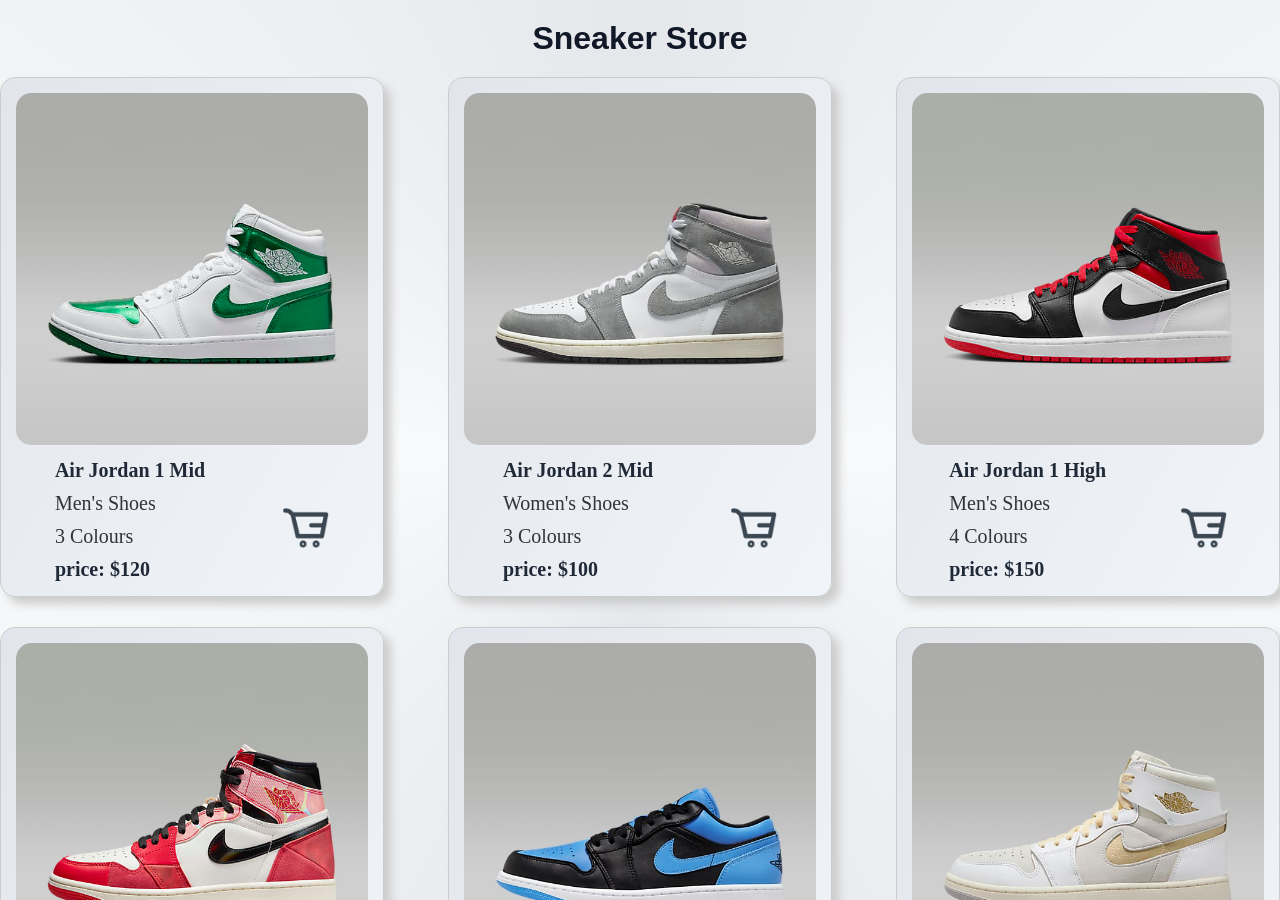
<file: Sneaker Store/index.html>
<!doctype html>
<html lang="en">
  <head>
    <meta charset="UTF-8" />
    <meta name="viewport" content="width=device-width, initial-scale=1.0" />
    <title>Sneaker Store</title>
    <link rel="stylesheet" href="style.css" />
  </head>
  <body>
    <div class="container">
      <h1>Sneaker Store</h1>
      <div class="store">
        <div class="shoes">
          <div class="cards">
            <div class="image">
              <img
                src="Pictures/sneaker 1.jpeg"
                alt="Sneaker 1"
                style="border-radius: 15px"
              />
            </div>
            <div class="details">
              <div class="description">
                <h3>Air Jordan 1 Mid</h3>
                <p>Men's Shoes</p>
                <p>3 Colours</p>
                <h3>price: $120</h3>
              </div>
              <div class="img">
                <img
                  src="Pictures/Shopping Cart.png"
                  alt="Add to Cart"
                  height="40px"
                />
              </div>
            </div>
          </div>
          <div class="cards">
            <div class="image">
              <img
                src="Pictures/sneaker 2.jpeg"
                alt="Sneaker 2"
                style="border-radius: 15px"
              />
            </div>
            <div class="details">
              <div class="description">
                <h3>Air Jordan 2 Mid</h3>
                <p>Women's Shoes</p>
                <p>3 Colours</p>
                <h3>price: $100</h3>
              </div>
              <div class="img">
                <img
                  src="Pictures/Shopping Cart.png"
                  alt="Add to Cart"
                  height="40px"
                />
              </div>
            </div>
          </div>
          <div class="cards">
            <div class="image">
              <img
                src="Pictures/sneaker 3.jpeg"
                alt="Sneaker 3"
                style="border-radius: 15px"
              />
            </div>
            <div class="details">
              <div class="description">
                <h3>Air Jordan 1 High</h3>
                <p>Men's Shoes</p>
                <p>4 Colours</p>
                <h3>price: $150</h3>
              </div>
              <div class="img">
                <img
                  src="Pictures/Shopping Cart.png"
                  alt="Add to Cart"
                  height="40px"
                />
              </div>
            </div>
          </div>
          <div class="cards">
            <div class="image">
              <img
                src="Pictures/sneaker 4.jpeg"
                alt="Sneaker 4"
                style="border-radius: 15px"
              />
            </div>
            <div class="details">
              <div class="description">
                <h3>Air Jordan 1 low</h3>
                <p>Men's Shoes</p>
                <p>3 Colours</p>
                <h3>price: $100</h3>
              </div>
              <div class="img">
                <img
                  src="Pictures/Shopping Cart.png"
                  alt="Add to Cart"
                  height="40px"
                />
              </div>
            </div>
          </div>
          <div class="cards">
            <div class="image">
              <img
                src="Pictures/sneaker 5.jpeg"
                alt="Sneaker 5"
                style="border-radius: 15px"
              />
            </div>
            <div class="details">
              <div class="description">
                <h3>Air Jordan 2 Class</h3>
                <p>Men's Shoes</p>
                <p>6 Colours</p>
                <h3>price: $200</h3>
              </div>
              <div class="img">
                <img
                  src="Pictures/Shopping Cart.png"
                  alt="Add to Cart"
                  height="40px"
                />
              </div>
            </div>
          </div>
          <div class="cards">
            <div class="image">
              <img
                src="Pictures/sneaker 6.jpeg"
                alt="Sneaker 6"
                style="border-radius: 15px"
              />
            </div>
            <div class="details">
              <div class="description">
                <h3>Air Jordan 1 Mid</h3>
                <p>Men's Shoes</p>
                <p>6 Colours</p>
                <h3>price: $120</h3>
              </div>
              <div class="img">
                <img
                  src="Pictures/Shopping Cart.png"
                  alt="Add to Cart"
                  height="40px"
                />
              </div>
            </div>
          </div>
          <div class="cards">
            <div class="image">
              <img
                src="Pictures/sneaker  7.jpeg"
                alt="Sneaker 7"
                style="border-radius: 15px"
              />
            </div>
            <div class="details">
              <div class="description">
                <h3>Air Jordan 1 Casual</h3>
                <p>Women's Shoes</p>
                <p>3 Colours</p>
                <h3>price: $150</h3>
              </div>
              <div class="img">
                <img
                  src="Pictures/Shopping Cart.png"
                  alt="Add to Cart"
                  height="40px"
                />
              </div>
            </div>
          </div>
          <div class="cards">
            <div class="image">
              <img
                src="Pictures/sneaker 8.jpeg"
                alt="Sneaker 8"
                style="border-radius: 15px"
              />
            </div>
            <div class="details">
              <div class="description">
                <h3>Air Jordan A1</h3>
                <p>Men's Shoes</p>
                <p>1 Colour</p>
                <h3>price: $200</h3>
              </div>
              <div class="img">
                <img
                  src="Pictures/Shopping Cart.png"
                  alt="Add to Cart"
                  height="40px"
                />
              </div>
            </div>
          </div>
          <div class="cards">
            <div class="image">
              <img
                src="Pictures/sneaker 9.jpeg"
                alt="Sneaker 9"
                style="border-radius: 15px"
              />
            </div>
            <div class="details">
              <div class="description">
                <h3>Air Jordan Atheletic</h3>
                <p>Men's Shoes</p>
                <p>5 Colours</p>
                <h3>price: $250</h3>
              </div>
              <div class="img">
                <img
                  src="Pictures/Shopping Cart.png"
                  alt="Add to Cart"
                  height="40px"
                />
              </div>
            </div>
          </div>
          <div class="cards">
            <div class="image">
              <img
                src="Pictures/sneaker 10.jpeg"
                alt="Sneaker 10"
                style="border-radius: 15px"
              />
            </div>
            <div class="details">
              <div class="description">
                <h3>Air Jordan A Class</h3>
                <p>Men's Shoes</p>
                <p>2 Colours</p>
                <h3>price: $300</h3>
              </div>
              <div class="img">
                <img
                  src="Pictures/Shopping Cart.png"
                  alt="Add to Cart"
                  height="40px"
                />
              </div>
            </div>
          </div>
          <div class="cards">
            <div class="image">
              <img
                src="Pictures/sneaker 11.jpeg"
                alt="Sneaker 11"
                style="border-radius: 15px"
              />
            </div>
            <div class="details">
              <div class="description">
                <h3>Air Jordan B2</h3>
                <p>Men's Shoes</p>
                <p>3 Colours</p>
                <h3>price: $100</h3>
              </div>
              <div class="img">
                <img
                  src="Pictures/Shopping Cart.png"
                  alt="Add to Cart"
                  height="40px"
                />
              </div>
            </div>
          </div>
          <div class="cards">
            <div class="image">
              <img
                src="Pictures/sneaker 12.jpeg"
                alt="Sneaker 12"
                style="border-radius: 15px"
              />
            </div>
            <div class="details">
              <div class="description">
                <h3>Air Jordan B2 Class</h3>
                <p>Men's Shoes</p>
                <p>1 Colour</p>
                <h3>price: $270</h3>
              </div>
              <div class="img">
                <img
                  src="Pictures/Shopping Cart.png"
                  alt="Add to Cart"
                  height="40px"
                />
              </div>
            </div>
          </div>
        </div>
      </div>
    </div>
  </body>
</html>
</file>
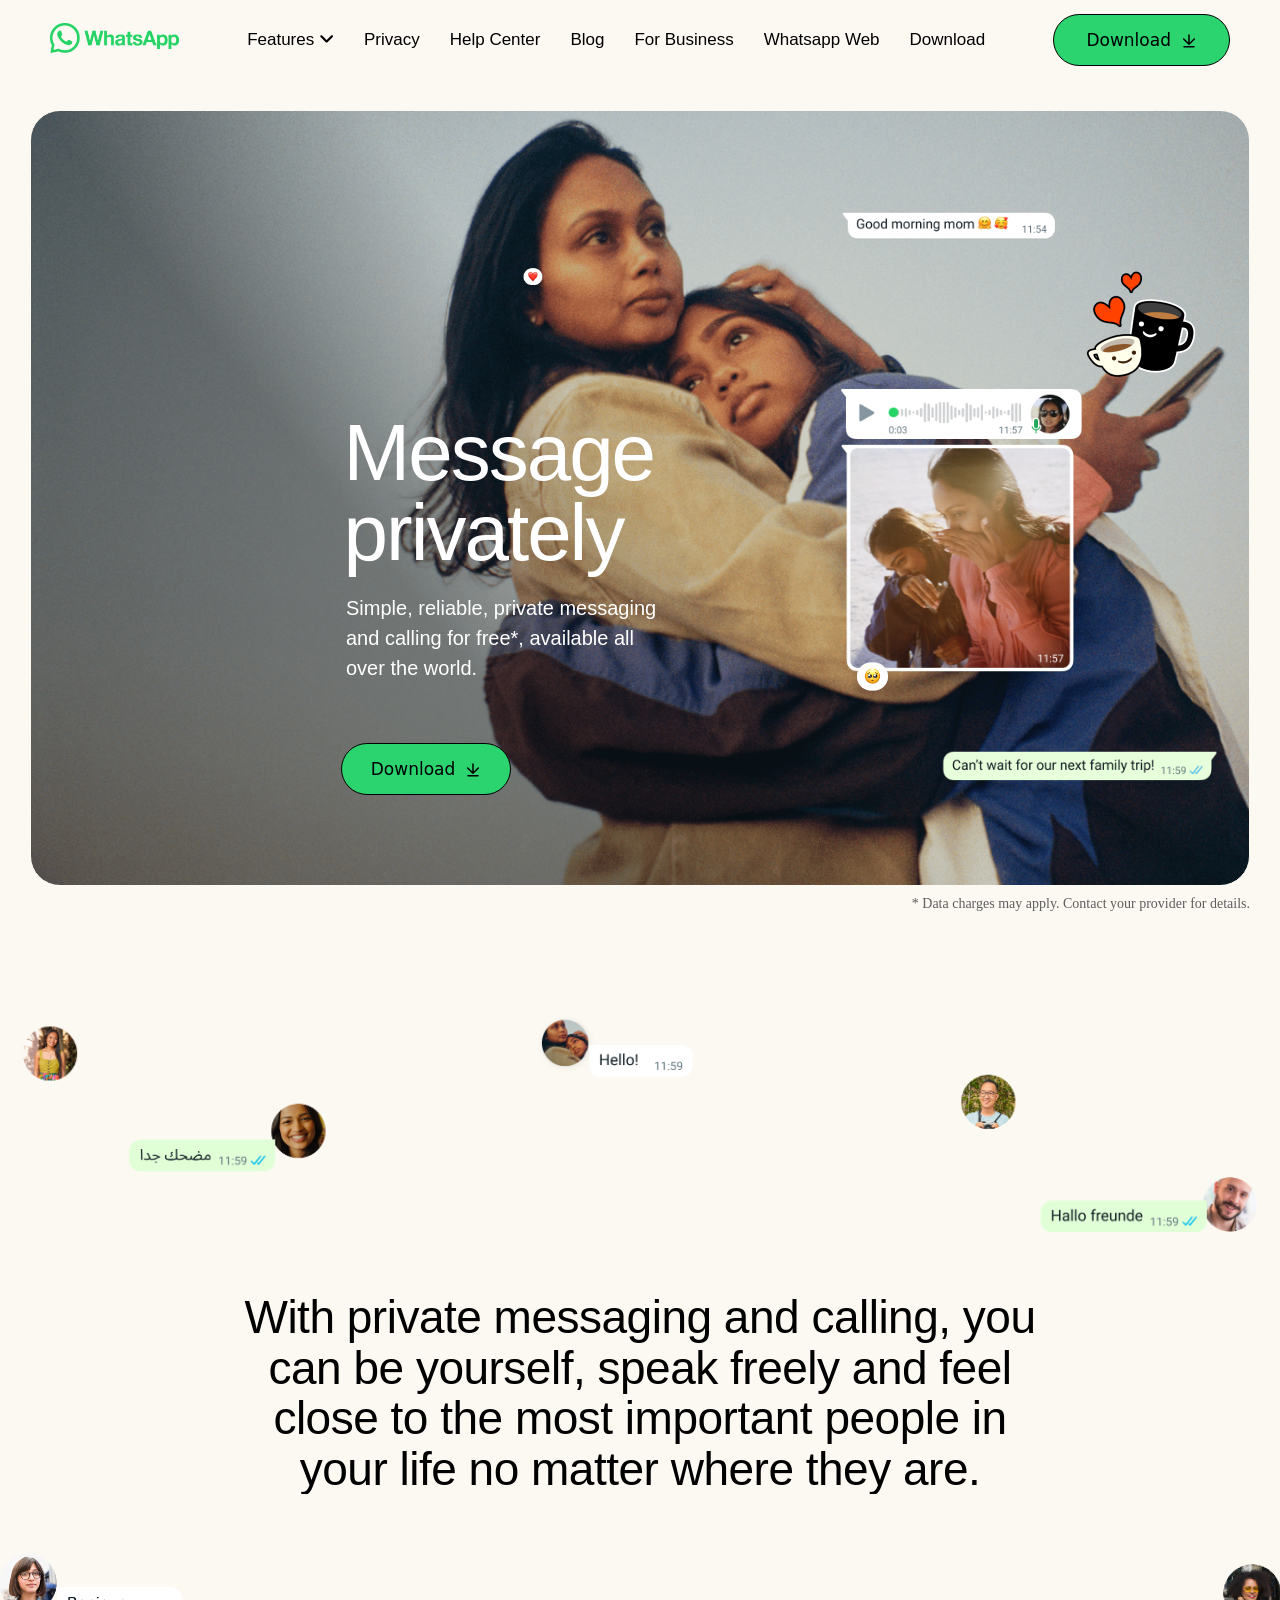
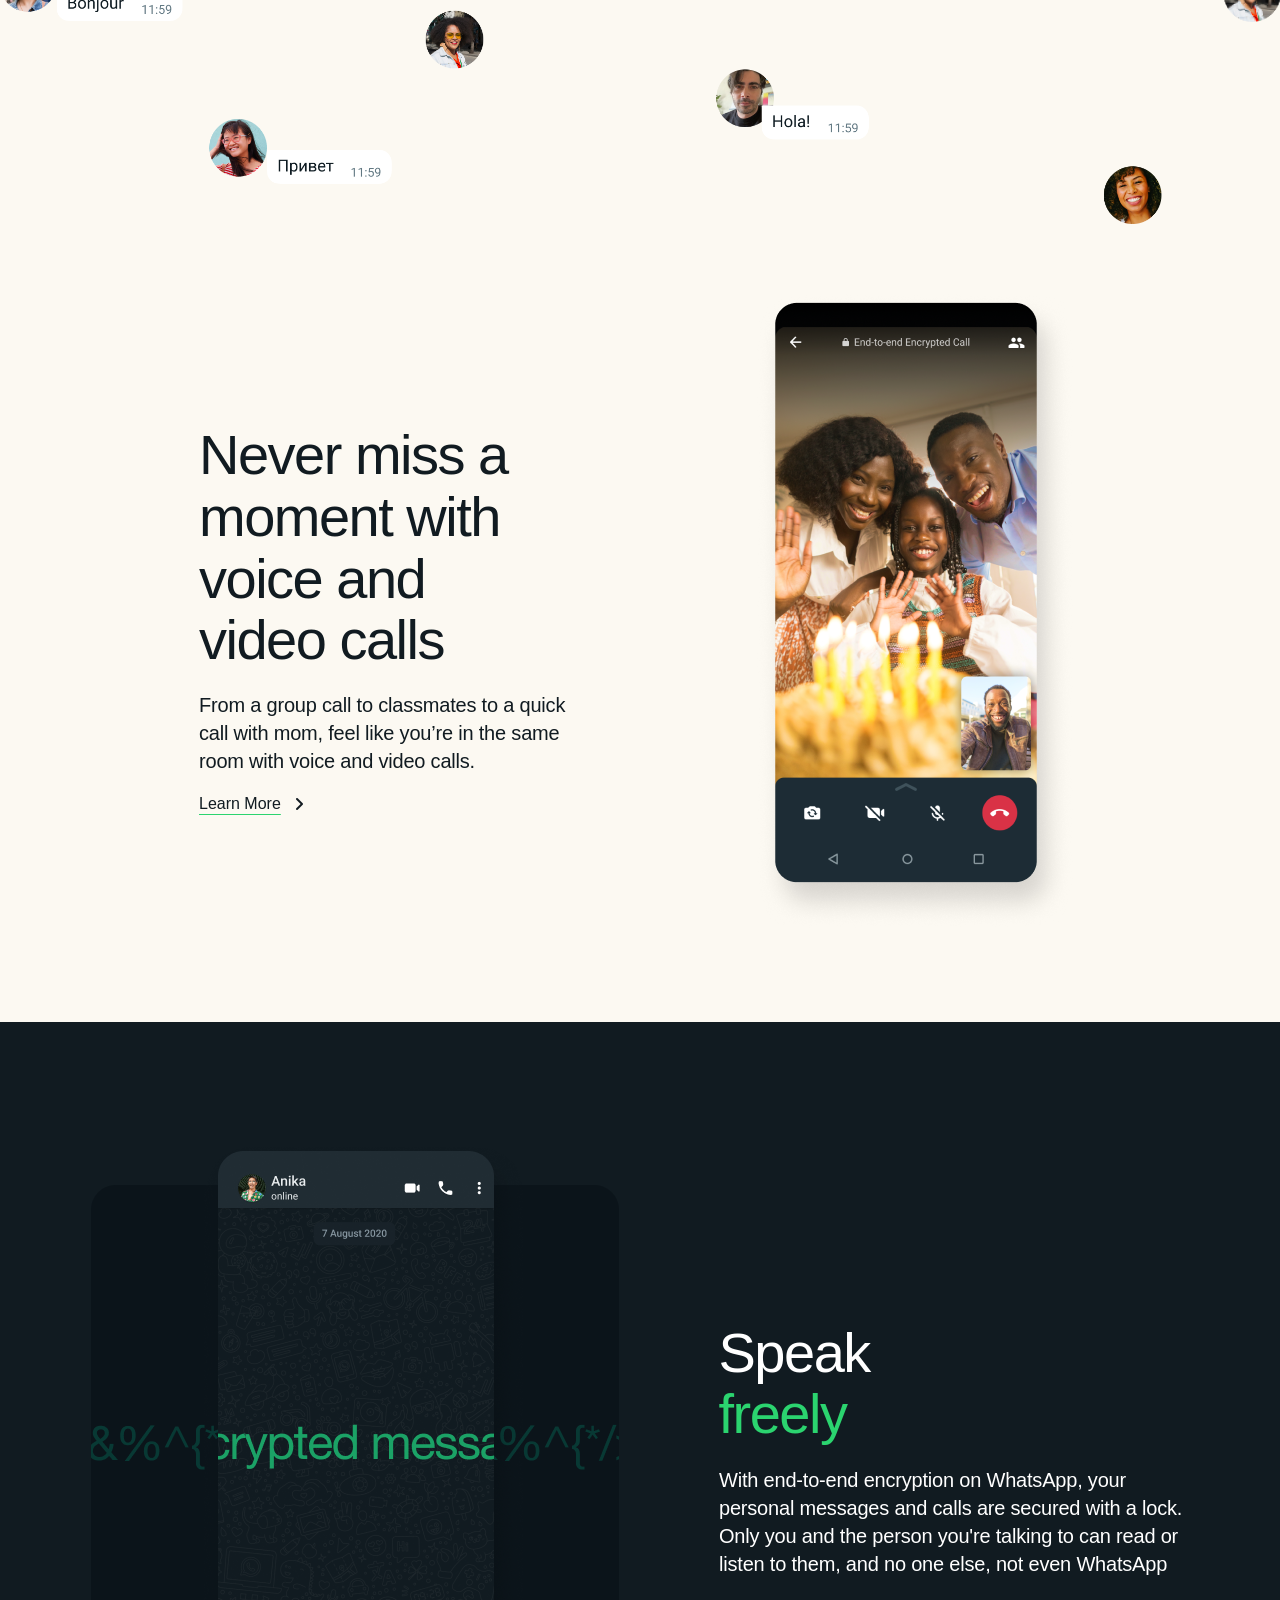
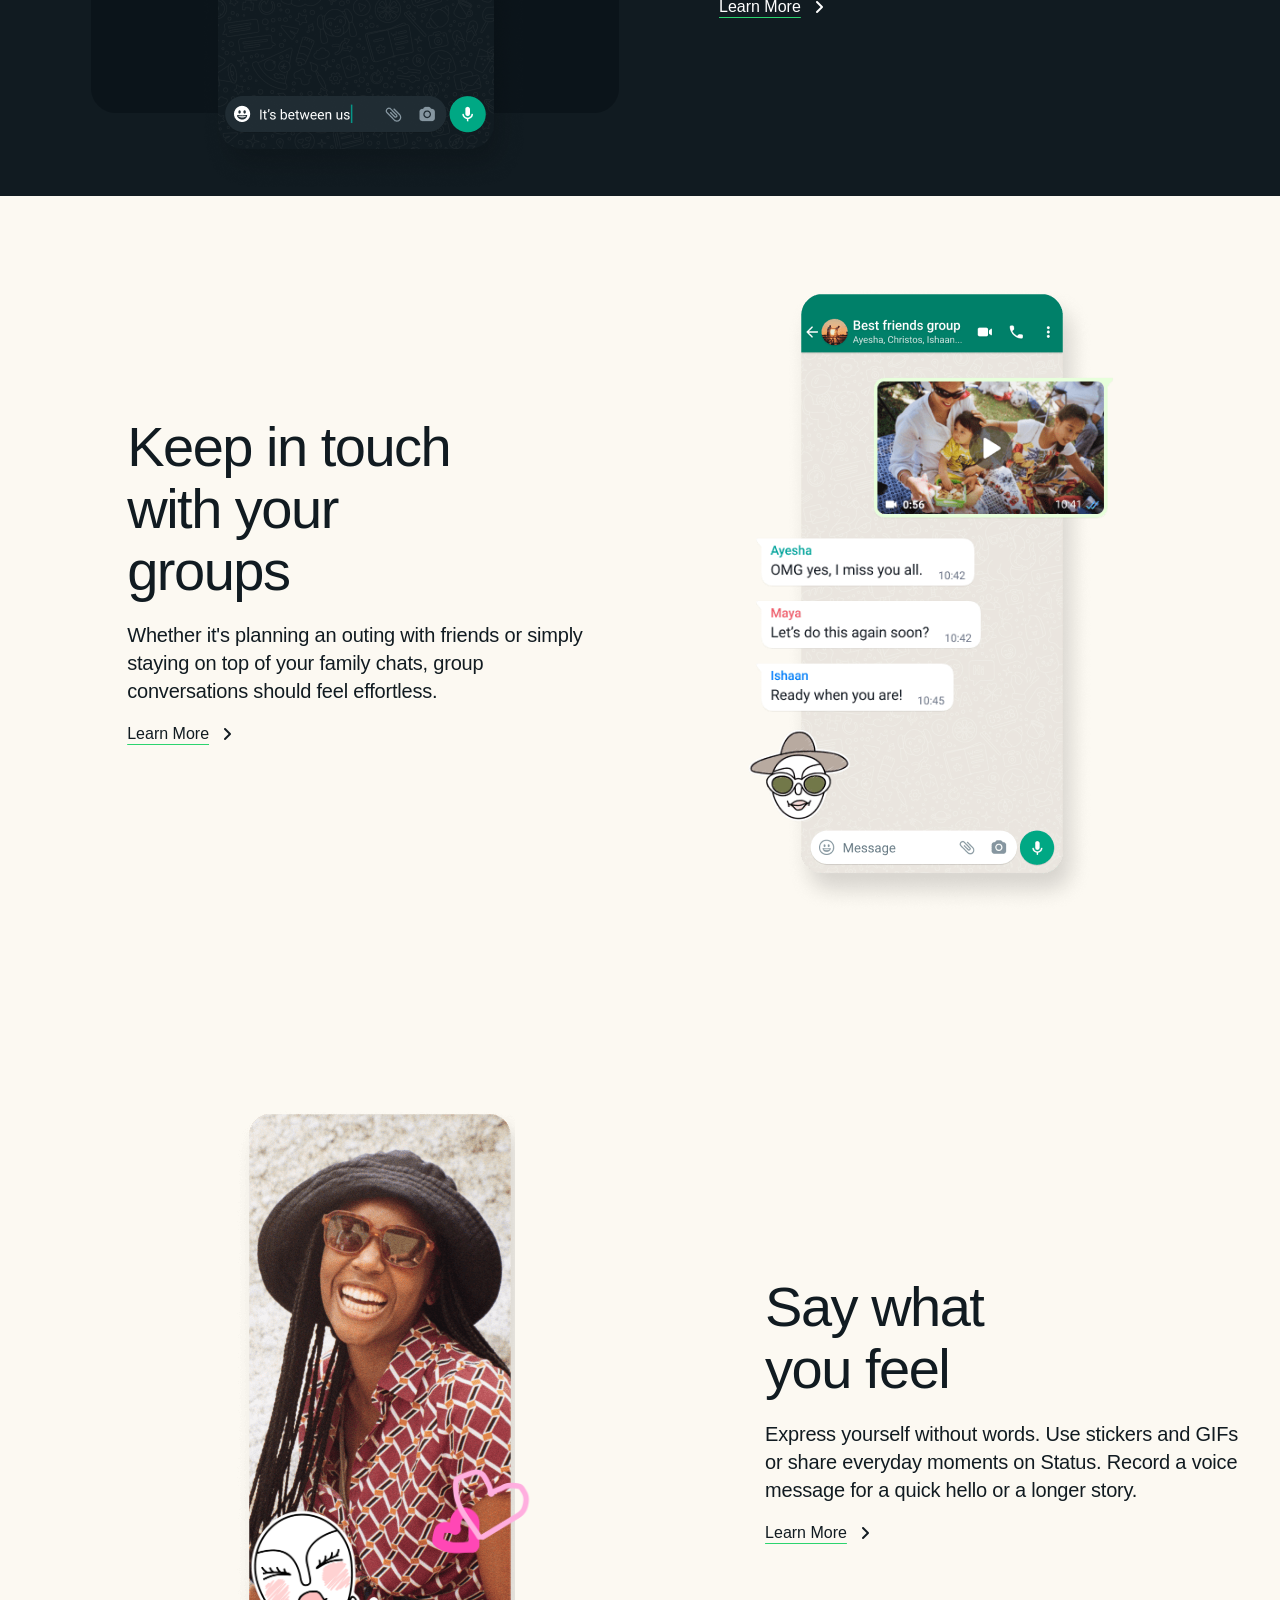
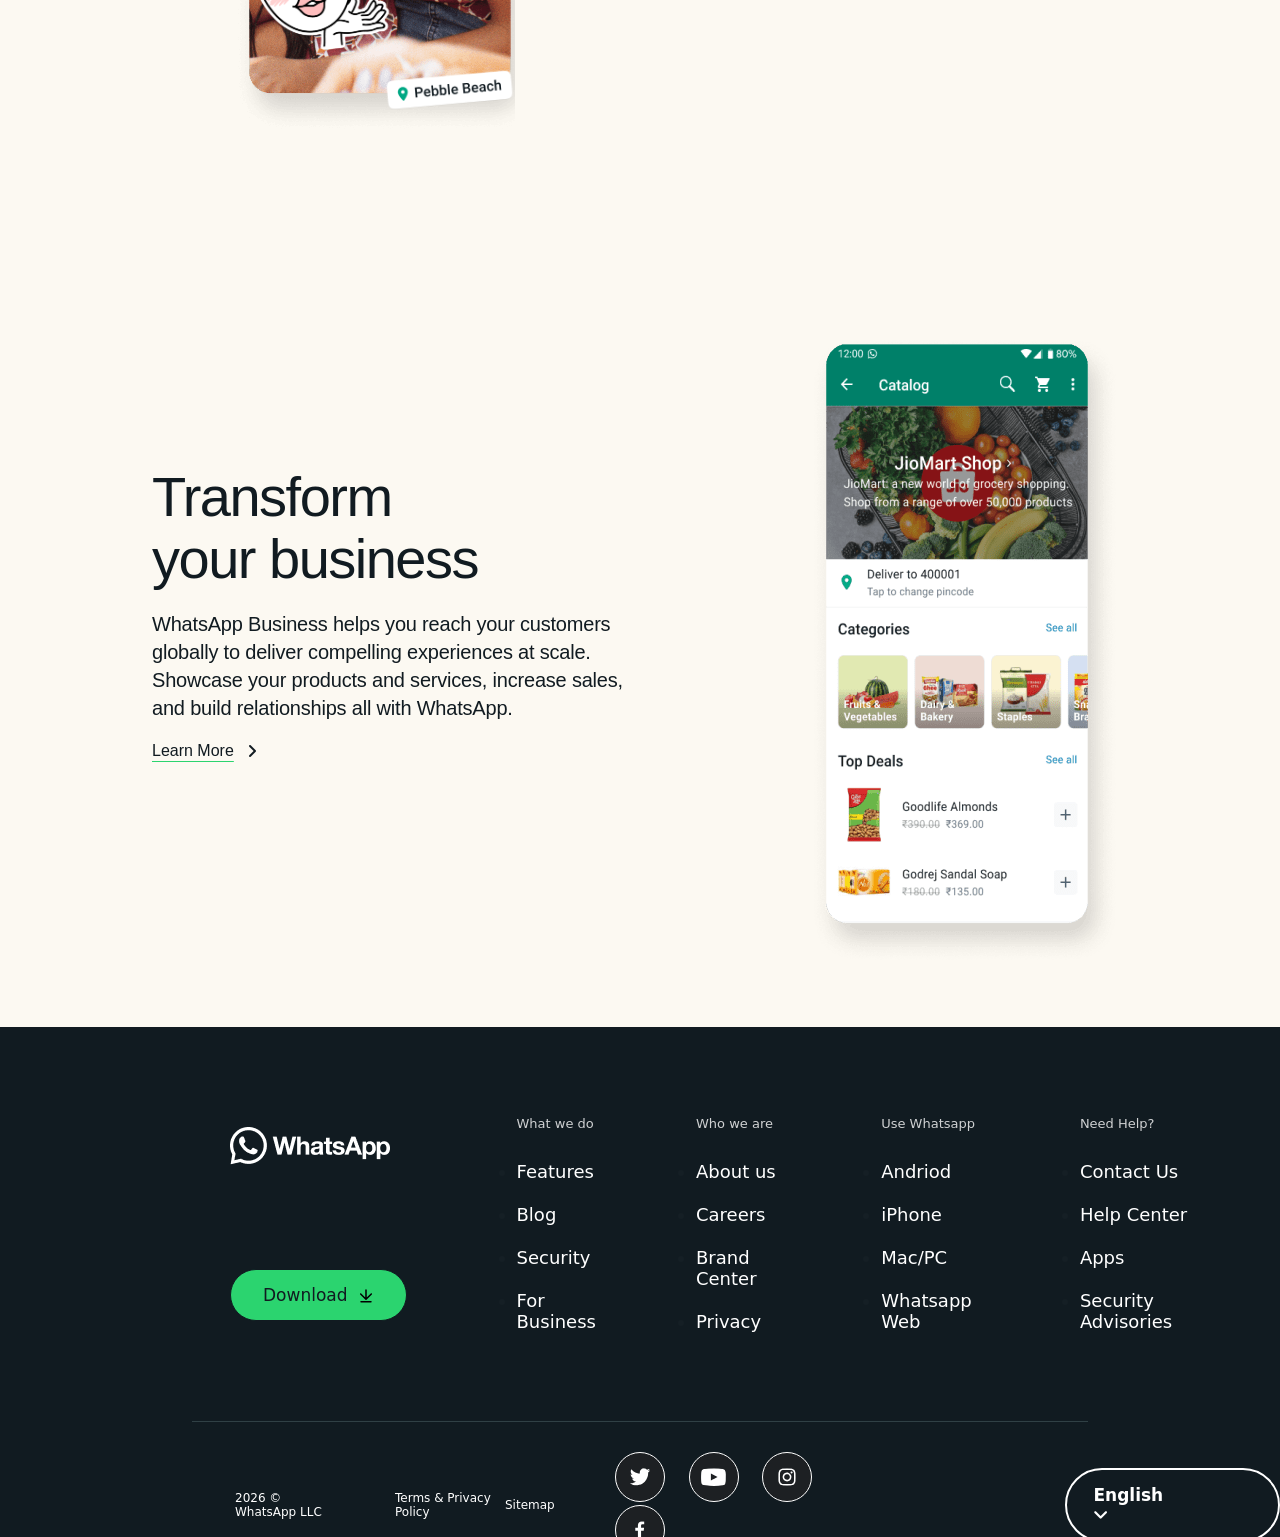
<file: Whatsapp/Whatsapp.html>
<!doctype html>
<html lang="en">
  <head>
    <meta charset="UTF-8" />
    <meta name="viewport" content="width=device-width, initial-scale=1.0" />
    <title>Document</title>
    <link rel="stylesheet" href="Whatsapp.css" />
    <link rel="stylesheet" href="https://unpkg.com/aos@next/dist/aos.css" />
    <link
      rel="stylesheet"
      href="https://cdnjs.cloudflare.com/ajax/libs/font-awesome/6.4.2/css/all.min.css"
      integrity="sha512-z3gLpd7yknf1YoNbCzqRKc4qyor8gaKU1qmn+CShxbuBusANI9QpRohGBreCFkKxLhei6S9CQXFEbbKuqLg0DA=="
      crossorigin="anonymous"
      referrerpolicy="no-referrer"
    />
  </head>
  <body>
    <div class="container">
      <div class="navbar">
        <div class="left">
          <img src="Pictures/whatsappgreen.png" height="30px" />
        </div>
        <div class="middle">
          <div class="Features">
            <span class="object">Features</span>
            <i class="fa-solid fa-angle-up fa-rotate-180"></i>
          </div>
          <p class="object">Privacy</p>
          <p class="object">Help Center</p>
          <p class="object">Blog</p>
          <p class="object">For Business</p>
          <p class="object">Whatsapp Web</p>
          <p class="object">Download</p>
        </div>
        <div class="right">
          <span>Download</span>
          <img src="Pictures/download.svg" alt="" />
        </div>
      </div>
      <div class="section1">
        <div class="section1left">
          <div class="section1lefta">
            <p>Message privately</p>
          </div>
          <div class="section1leftb">
            <p>
              Simple, reliable, private messaging and calling for free*,
              available all over the world.
            </p>
          </div>
          <div class="section1leftc">
            <span>Download</span>
            <img src="Pictures/download.svg" alt="" />
          </div>
        </div>
        <div class="section1right">
          <div class="image1">
            <img src="Pictures/gm.png" class="image1a" height="30px" />
            <img src="Pictures/dil.png" class="image1b" height="30px" />
          </div>
          <div class="image2">
            <img src="Pictures/chaiCup.png" />
          </div>
          <div class="image3">
            <img src="Pictures/voiceMsg.png" height="50px" />
          </div>
          <div class="image4">
            <img src="Pictures/emotional.png" class="image4a" height="200px" />
            <img
              src="Pictures/emotionalEmoji.png"
              class="image4b"
              height="50px"
            />
          </div>
          <div class="image5">
            <img src="Pictures/trip.png" height="50px" />
          </div>
        </div>
      </div>
      <div class="section2">
        <div class="section2a">
          <p>* Data charges may apply. Contact your provider for details.</p>
        </div>
        <div
          class="section2b"
          data-aos="fade-up"
          data-aos-delay="50"
          data-aos-duration="500"
          data-aos-once="true"
        >
          <img src="Pictures/section1img.png" height="220px" />
        </div>
        <div
          class="section2c"
          data-aos="fade-up"
          data-aos-delay="50"
          data-aos-duration="500"
          data-aos-once="true"
        >
          <p>
            With private messaging and calling, you can be yourself, speak
            freely and feel close to the most important people in your life no
            matter where they are.
          </p>
        </div>
        <div
          class="section2d"
          data-aos="fade-up"
          data-aos-delay="50"
          data-aos-duration="500"
          data-aos-once="true"
        >
          <img src="Pictures/section2img.png" height="270px" />
        </div>
      </div>
      <div class="section3">
        <div class="section3a">
          <div
            class="section3aleft"
            data-aos="fade-up"
            data-aos-delay="300"
            data-aos-duration="500"
            data-aos-once="true"
          >
            <div class="section3aleftfirst">
              <p>Never miss a moment with voice and video calls</p>
            </div>
            <div class="section3aleftmiddle">
              <p>
                From a group call to classmates to a quick call with mom, feel
                like you’re in the same room with voice and video calls.
              </p>
            </div>
            <div class="section3aleftlast">
              <p>Learn More</p>
              <i class="fa-solid fa-angle-up fa-rotate-90"></i>
            </div>
          </div>
          <div
            class="section3aright"
            data-aos="fade-up"
            data-aos-delay="50"
            data-aos-duration="500"
            data-aos-once="true"
          >
            <img src="Pictures/birthday.png" />
          </div>
        </div>
        <div class="section3b">
          <div
            class="section3bleft"
            data-aos="fade-up"
            data-aos-delay="50"
            data-aos-duration="500"
            data-aos-once="true"
          >
            <img src="Pictures/encrypted.png" alt="" />
          </div>
          <div
            class="section3bright"
            data-aos="fade-up"
            data-aos-delay="200"
            data-aos-duration="500"
            data-aos-once="true"
          >
            <div class="section3brightfirst">
              <span>Speak</span> <span id="freely">freely</span>
            </div>
            <div class="section3brightmiddle">
              <p>
                With end-to-end encryption on WhatsApp, your personal messages
                and calls are secured with a lock. Only you and the person
                you're talking to can read or listen to them, and no one else,
                not even WhatsApp
              </p>
            </div>
            <div class="section3brightlast">
              <p>Learn More</p>
              <i class="fa-solid fa-angle-up fa-rotate-90"></i>
            </div>
          </div>
        </div>
        <div class="section3c">
          <div
            class="section3cleft"
            data-aos="fade-up"
            data-aos-delay="200"
            data-aos-duration="500"
            data-aos-once="true"
          >
            <div class="section3cleftfirst">
              <p>Keep in touch with your groups</p>
            </div>
            <div class="section3cleftmiddle">
              <p>
                Whether it's planning an outing with friends or simply staying
                on top of your family chats, group conversations should feel
                effortless.
              </p>
            </div>
            <div class="section3cleftlast">
              <p>Learn More</p>
              <i class="fa-solid fa-angle-up fa-rotate-90"></i>
            </div>
          </div>
          <div
            class="section3cright"
            data-aos="fade-up"
            data-aos-delay="100"
            data-aos-duration="500"
            data-aos-once="true"
          >
            <div id="grpmsg">
              <img
                src="Pictures/grpMsg.png"
                id="grpmsg"
                height="450px"
                data-aos="fade-up"
                data-aos-delay="50"
                data-aos-duration="500"
                data-aos-once="true"
              />
            </div>
          </div>
        </div>
        <div class="section3d">
          <div
            class="section3dleft"
            data-aos="fade-up"
            data-aos-delay="100"
            data-aos-duration="500"
            data-aos-once="true"
          >
            <div id="beach">
              <img
                src="Pictures/beach.png"
                height="250px"
                data-aos="fade-up"
                data-aos-delay="50"
                data-aos-duration="500"
                data-aos-once="true"
              />
            </div>
          </div>
          <div
            class="section3dright"
            data-aos="fade-up"
            data-aos-delay="200"
            data-aos-duration="500"
            data-aos-once="true"
          >
            <div class="section3drightfirst">
              <p>Say what you feel</p>
            </div>
            <div class="section3drightmiddle">
              <p>
                Express yourself without words. Use stickers and GIFs or share
                everyday moments on Status. Record a voice message for a quick
                hello or a longer story.
              </p>
            </div>
            <div class="section3drightlast">
              <p>Learn More</p>
              <i class="fa-solid fa-angle-up fa-rotate-90"></i>
            </div>
          </div>
        </div>
        <div class="section3e">
          <div
            class="section3eleft"
            data-aos="fade-up"
            data-aos-delay="100"
            data-aos-duration="500"
            data-aos-once="true"
          >
            <div class="section3eleftfirst">
              <p>Transform your business</p>
            </div>
            <div class="section3eleftmiddle">
              <p>
                WhatsApp Business helps you reach your customers globally to
                deliver compelling experiences at scale. Showcase your products
                and services, increase sales, and build relationships all with
                WhatsApp.
              </p>
            </div>
            <div class="section3eleftlast">
              <p>Learn More</p>
              <i class="fa-solid fa-angle-up fa-rotate-90"></i>
            </div>
          </div>
          <div
            class="section3eright"
            data-aos="fade-up"
            data-aos-delay="50"
            data-aos-duration="500"
            data-aos-once="true"
          >
            <img src="Pictures/jioMart.png" />
          </div>
        </div>
      </div>
      <div class="footer">
        <div class="footerfirst">
          <div class="footerfirstpart1">
            <div class="footerfirstpart1a">
              <img src="Pictures/whatsappWhite.png" alt="" />
            </div>
            <div class="footerfirstpart1b">
              <span>Download</span>
              <img src="Pictures/download.svg" alt="" />
            </div>
          </div>
          <div class="footerfirstpart2">
            <p>What we do</p>
            <ul>
              <li>Features</li>
              <li>Blog</li>
              <li>Security</li>
              <li>For Business</li>
            </ul>
          </div>
          <div class="footerfirstpart3">
            <p>Who we are</p>
            <ul>
              <li>About us</li>
              <li>Careers</li>
              <li>Brand Center</li>
              <li>Privacy</li>
            </ul>
          </div>
          <div class="footerfirstpart4">
            <p>Use Whatsapp</p>
            <ul>
              <li>Andriod</li>
              <li>iPhone</li>
              <li>Mac/PC</li>
              <li>Whatsapp Web</li>
            </ul>
          </div>
          <div class="footerfirstpart5">
            <p>Need Help?</p>
            <ul>
              <li>Contact Us</li>
              <li>Help Center</li>
              <li>Apps</li>
              <li>Security Advisories</li>
            </ul>
          </div>
        </div>
        <div class="line"></div>
        <div class="footerlast">
          <div class="footerlastpart1">
            <p>2026 © WhatsApp LLC</p>
          </div>
          <div class="footerlastpart2">
            <p>Terms & Privacy Policy</p>
          </div>
          <div class="footerlastpart3">
            <p>Sitemap</p>
          </div>
          <div class="footerlastpart4">
            <img src="Pictures/twitter.svg" class="images" />
            <img src="Pictures/youtube.svg" class="images" />
            <img src="Pictures/insta.svg" class="images" />
            <img src="Pictures/facebook.svg" class="images" />
          </div>
          <div class="footerlastpart5">
            <span>English</span>
            <i class="fa-solid fa-angle-up fa-rotate-180"></i>
          </div>
        </div>
      </div>
    </div>
    <script src="https://unpkg.com/aos@next/dist/aos.js"></script>
    <script>
      AOS.init();
    </script>
  </body>
</html>
</file>
<file: Sneaker Store/style.css>
* {
  padding: 0;
  margin: 0;
  box-sizing: border-box;
}
.container {
  width: 100vw;
  height: 100vh;
  overflow-x: hidden;
  background: conic-gradient(
    from 90deg at 50% 50%,
    #f9fafb,
    #e5e7eb,
    #f9fafb,
    #e5e7eb,
    #f9fafb
  );
}
h1 {
  text-align: center;
  margin: 20px 0;
  color: #111827;
  font-family: "Inter", sans-serif; /* Highly recommended change! */
  font-weight: 800;
}
.shoes {
  display: flex;
  justify-content: space-between;
  align-items: center;
  flex-wrap: wrap;
  row-gap: 30px;
}
.cards {
  border: 1px solid #ccc;
  border-radius: 15px;
  box-shadow: 7px 7px 10px #ccc;
  width: 30%;
  padding: 15px;
  min-height: 400px;
  min-width: 200px;
  max-width: 400px;
  background: linear-gradient(120deg, #e2e6ec 0%, #f1f4f8 100%);
}
.image {
  width: 100%;
  height: 60%;
  overflow: hidden;
  border-radius: 15px;
  margin-bottom: 10px;
}
.image > img {
  height: 100%;
  width: 100%;
  object-fit: cover;
}
.image > img:hover {
  scale: 1.2;
  transition: all 0.5s ease-in-out;
}
.details {
  display: flex;
  justify-content: space-around;
  align-items: center;
}
.img {
  margin-top: 20px;
  cursor: pointer;
}
.description {
  display: flex;
  flex-direction: column;
  gap: 10px;
}
.description > h3 {
  font-size: 20px;
  color: #1f2937;
  font-weight: 700;
}
.description > p {
  font-size: 20px;
  color: #323437;
  font-weight: 500;
}
@media screen and (max-width: 805px) {
  .cards {
    margin: auto;
  }
}
</file>
<file: Whatsapp/Whatsapp.css>
* {
  margin: 0;
  padding: 0;
  box-sizing: border-box;
}
.container {
  min-height: 100vh; /*important for JS scroll thing*/
  width: 100%;
  background-color: #fcf9f2;
  overflow-x: hidden;
  overflow-y: hidden;
}
.navbar {
  width: 100%;
  height: 80px;
  display: flex;
  justify-content: space-between;
  position: sticky;
  top: 0;
  z-index: 1;
}
.left {
  margin: auto;
  margin-left: 50px;
}
.left:hover {
  cursor: pointer;
}
.middle {
  margin: auto;
  display: flex;
  gap: 30px;
  font-weight: 400;
  font-size: 17px;
  font-family:
    -apple-system, BlinkMacSystemFont, "Segoe UI", Roboto, Helvetica, Arial,
    sans-serif;
}
.object {
  position: relative;
  cursor: pointer;
}
.object::before {
  content: "";
  position: absolute;
  background-color: #2bd46f; /* very very Important concept (object)*/
  width: 100%;
  height: 1px;
  top: 100%;
  border-radius: 9999px;
  transform: scaleX(0);
  transition: all 0.35s linear;
  transform-origin: left;
}
.object:hover::before {
  transform: scaleX(1);
  height: 2px;
}
.right {
  margin: auto;
  margin-right: 50px;
  background-color: #2bd46f;
  font-weight: 400;
  display: flex;
  justify-content: center;
  gap: 10px;
  font-size: 17px;
  font-family:
    system-ui,
    -apple-system,
    sans-serif;
  border: 1px solid #000000;
  border-radius: 9999px;
  padding: 15px 32px;
  position: relative;
  z-index: 1;
  overflow-y: hidden;
  overflow-x: hidden;
}
.right::before,
.section1leftc::before,
.footerfirstpart1b::before {
  z-index: -1;
  opacity: 0;
  content: "";
  scale: 1.25; /* VVV important hover and before*/
  position: absolute;
  top: 0;
  bottom: 0;
  left: 0;
  right: 0;
  border-radius: 50%;
  transition: 0.4s 0.4s;
  transform: translateY(40px);
}
.right:hover::before,
.section1leftc:hover::before,
.footerfirstpart1b:hover::before {
  background-color: #ffffff;
  transform: translateY(0);
  opacity: 1;
}
.right:hover,
.section1leftc:hover,
.footerfirstpart1b:hover {
  cursor: pointer;
}
.right > img,
.section1leftc > img {
  margin-top: 2px;
}
.section1 {
  max-width: 100%;
  max-height: 82%;
  margin: 30px 30px 10px 30px;
  background-image: url(Pictures/MaaBeti.png);
  background-repeat: no-repeat;
  background-size: cover;
  border: 1px solid #fcf9f2;
  border-radius: 30px;
  display: flex;
  justify-content: space-between;
}
.section1left {
  margin: auto;
  display: flex;
  flex-direction: column;
  align-items: center;
  margin-left: 310px;
  margin-bottom: 90px;
}
.section1lefta {
  font-family: "Helvetica Neue", Helvetica, Arial, sans-serif;
  color: white;
  font-weight: 500;
  line-height: 1;
  letter-spacing: -2px;
  font-size: 80px;
  max-width: 300px;
  margin-right: 25px;
}
.section1leftb {
  font-family: "Helvetica Neue", Helvetica, Arial, sans-serif;
  color: white;
  font-weight: 400;
  line-height: 1.5;
  font-size: 20px;
  max-width: 320px;
  margin-top: 20px;
  position: relative;
  z-index: 1;
  overflow-y: hidden;
  overflow-x: hidden;
}

.section1leftc {
  margin: auto;
  margin-right: 50px;
  width: 170px;
  background-color: #2bd46f;
  font-weight: 400;
  display: flex;
  justify-content: center;
  gap: 10px;
  font-size: 17px;
  font-family:
    system-ui,
    -apple-system,
    sans-serif;
  border: 1px solid #000000;
  border-radius: 9999px;
  padding: 15px 32px;
  margin-right: 160px;
  margin-top: 60px;
  position: relative;
  z-index: 1;
  overflow-y: hidden;
  overflow-x: hidden;
}
.section1right {
  display: flex;
  flex-direction: column;
  justify-content: center;
  margin: auto;
  margin-left: 170px;
  margin-bottom: 100px;
  margin-top: 100px;
}
.image1a {
  animation: ani1 0.5s ease-in-out;
}
@keyframes ani1 {
  0% {
    transform: translateY(40px);
  }
  100% {
    transform: translateY(0px);
  }
}
.image1b {
  position: relative;
  top: 17px;
  right: 330px;
  animation: ani2 0.75s ease-in-out;
}
@keyframes ani2 {
  0% {
    opacity: 0;
  }
  75% {
    opacity: 0;
  }
  100% {
    opacity: 100%;
  }
}
.image2 {
  bottom: 10px;
  position: relative;
  right: 80px;
  height: 110px;
  animation: ani3 1s ease-in-out;
}
@keyframes ani3 {
  0% {
    transform: translateY(40px);
    opacity: 0;
  }
  75% {
    opacity: 0;
  }
  100% {
    transform: translateY(0px);
    opacity: 100%;
  }
}
.image3 {
  animation: ani3 1.5s ease-in-out;
}
.image4a {
  height: 230px;
  animation: ani3 2s ease-in-out;
}
.image4b {
  position: relative;
  bottom: 25px;
  right: 5px;
  animation: ani2 2.5s ease-in-out;
}
.image5 {
  animation: ani3 3s ease-in-out;
}
.section2 {
  overflow: hidden;
}
.section2a {
  color: #5e5e5e;
  font-size: 14px;
  font-weight: 400;
  text-align: right;
  font-family: "Times New Roman", Times, serif;
  margin-right: 30px;
  overflow-x: hidden;
}
.section2b {
  display: flex;
  justify-content: center;
  margin: 100px 0 60px 0;
  overflow-x: hidden;
}
.section2d {
  display: flex;
  justify-content: center;
  margin: 60px 0 60px 0;
  overflow-x: hidden;
}
.section2c {
  margin: auto;
  text-align: center;
  font-family: "Helvetica Neue", Helvetica, Arial, sans-serif;
  font-weight: 400;
  font-size: 46px;
  line-height: 1.1;
  letter-spacing: -0.5px;
  max-width: 800px;
  overflow-x: hidden;
}
.section3a {
  display: flex;
  justify-content: center;
  gap: 150px;
}
.section3aleft {
  margin-top: 140px;
}
.section3aleftfirst {
  font-family: "Helvetica Neue", Helvetica, Arial, sans-serif;
  font-size: 56px;
  font-weight: 400;
  line-height: 1.1;
  letter-spacing: -1.5px;
  color: #111b21;
  max-width: 350px;
  margin-bottom: 20px;
}
.section3aleftmiddle {
  font-family: "Helvetica Neue", Helvetica, Arial, sans-serif;
  font-size: 20px;
  font-weight: 400;
  line-height: 1.4;
  letter-spacing: -0.2px;
  color: #111b21;
  max-width: 400px;
  margin-bottom: 20px;
}
.section3aleftlast {
  display: flex;
  font-family: "Helvetica Neue", Helvetica, Arial, sans-serif;
  font-weight: 500;
  color: #111b21;
  font-size: 16px;
  gap: 10px;
}
.section3aleftlast > p,
.section3brightlast > p,
.section3cleftlast > p,
.section3drightlast > p,
.section3eleftlast > p {
  text-decoration: underline #2bd46f;
  text-underline-offset: 5px;
}
.section3aleftlast:hover {
  color: #026c45;
  cursor: pointer;
}
.section3b {
  margin-top: 80px;
  background-color: #111b21;
  width: 100%;
  min-height: 100px;
  display: flex;
  justify-content: center;
  gap: 100px;
}
.section3bleft {
  margin-top: 120px;
}
.section3bright {
  margin-top: 300px;
}
.section3brightfirst {
  font-family: "Helvetica Neue", Helvetica, Arial, sans-serif;
  font-size: 56px;
  font-weight: 400;
  line-height: 1.1;
  letter-spacing: -1.5px;
  color: white;
  max-width: 100px;
  margin-bottom: 20px;
}
#freely {
  color: #2bd46f;
}
.section3brightmiddle {
  font-family: "Helvetica Neue", Helvetica, Arial, sans-serif;
  font-size: 20px;
  font-weight: 400;
  line-height: 1.4;
  letter-spacing: -0.2px;
  color: #ffffff;
  max-width: 470px;
  margin-bottom: 20px;
}
.section3brightlast {
  display: flex;
  font-family: "Helvetica Neue", Helvetica, Arial, sans-serif;
  font-weight: 500;
  color: #ffffff;
  font-size: 16px;
  gap: 10px;
}
.section3brightlast:hover {
  color: #2bd46f;
  cursor: pointer;
}
.section3c {
  display: flex;
  justify-content: center;
  gap: 190px;
  margin-top: 80px;
}
.section3cleft {
  margin-top: 140px;
}
.section3cleftfirst {
  font-family: "Helvetica Neue", Helvetica, Arial, sans-serif;
  font-size: 56px;
  font-weight: 400;
  line-height: 1.1;
  letter-spacing: -1.5px;
  color: #111b21;
  max-width: 350px;
  margin-bottom: 20px;
}
.section3cleftmiddle {
  font-family: "Helvetica Neue", Helvetica, Arial, sans-serif;
  font-size: 20px;
  font-weight: 400;
  line-height: 1.4;
  letter-spacing: -0.2px;
  color: #111b21;
  max-width: 460px;
  margin-bottom: 20px;
}
.section3cleftlast {
  display: flex;
  font-family: "Helvetica Neue", Helvetica, Arial, sans-serif;
  font-weight: 500;
  color: #111b21;
  font-size: 16px;
  gap: 10px;
}
.section3cleftlast:hover {
  color: #026c45;
  cursor: pointer;
}
.section3cright {
  background-image: url(Pictures/grp.png);
  height: 700px;
  background-repeat: no-repeat;
}
#grpmsg {
  position: relative;
  top: 50px;
  right: 15px;
}
.section3d {
  width: 100%;
  min-height: 950px;
  display: flex;
  justify-content: center;
  gap: 250px;
  margin-left: 100px;
}
.section3dleft {
  margin-top: 120px;
  background-image: url(Pictures/beachWaliDidi.png);
  background-repeat: no-repeat;
}
.section3dright {
  margin-top: 300px;
}
.section3drightfirst {
  font-family: "Helvetica Neue", Helvetica, Arial, sans-serif;
  font-size: 56px;
  font-weight: 400;
  line-height: 1.1;
  letter-spacing: -1.5px;
  color: #111b21;
  max-width: 300px;
  margin-bottom: 20px;
}
.section3drightmiddle {
  font-family: "Helvetica Neue", Helvetica, Arial, sans-serif;
  font-size: 20px;
  font-weight: 400;
  line-height: 1.4;
  letter-spacing: -0.2px;
  color: #111b21;
  max-width: 490px;
  margin-bottom: 20px;
}
.section3drightlast {
  display: flex;
  font-family: "Helvetica Neue", Helvetica, Arial, sans-serif;
  font-weight: 500;
  color: #111b21;
  font-size: 16px;
  gap: 10px;
}
.section3drightlast:hover {
  color: #026c45;
  cursor: pointer;
}
#beach {
  position: relative;
  top: 370px;
  left: 20px;
}
.section3e {
  display: flex;
  justify-content: center;
  gap: 150px;
}
.section3eleft {
  margin-top: 140px;
}
.section3eleftfirst {
  font-family: "Helvetica Neue", Helvetica, Arial, sans-serif;
  font-size: 56px;
  font-weight: 400;
  line-height: 1.1;
  letter-spacing: -1.5px;
  color: #111b21;
  max-width: 350px;
  margin-bottom: 20px;
}
.section3eleftmiddle {
  font-family: "Helvetica Neue", Helvetica, Arial, sans-serif;
  font-size: 20px;
  font-weight: 400;
  line-height: 1.4;
  letter-spacing: -0.2px;
  color: #111b21;
  max-width: 500px;
  margin-bottom: 20px;
}
.section3eleftlast {
  display: flex;
  font-family: "Helvetica Neue", Helvetica, Arial, sans-serif;
  font-weight: 500;
  color: #111b21;
  font-size: 16px;
  gap: 10px;
}
.section3eleftlast:hover {
  color: #026c45;
  cursor: pointer;
}
.footer {
  width: 100%;
  height: 510px;
  background-color: #111b21;
  color: white;
}
.footerfirst {
  display: flex;
  align-items: center;
  gap: 30px;
  margin-top: 50px;
}
.footerfirstpart1 {
  margin-top: 100px;
  margin-left: 230px;
}
.footerfirstpart1a:hover {
  cursor: pointer;
}
.footerfirstpart1b {
  margin: auto;
  margin-right: 80px;
  margin-top: 100px;
  margin-bottom: 100px;
  background-color: #2bd46f;
  font-weight: 500;
  display: flex;
  justify-content: center;
  gap: 10px;
  font-size: 17px;
  font-family:
    system-ui,
    -apple-system,
    sans-serif;
  border: 1px solid #111b21;
  border-radius: 9999px;
  padding: 15px 32px;
  color: #111b21;
  position: relative;
  z-index: 1;
  overflow-y: hidden;
  overflow-x: hidden;
}
.footerfirstpart1b > img {
  margin-top: 2px;
}
.footerfirstpart2,
.footerfirstpart3,
.footerfirstpart4,
.footerfirstpart5 {
  font-family:
    system-ui,
    -apple-system,
    BlinkMacSystemFont,
    "Segoe UI",
    Roboto,
    Helvetica,
    Arial,
    sans-serif;
}
.footerfirstpart2 > p,
.footerfirstpart3 > p,
.footerfirstpart4 > p,
.footerfirstpart5 > p {
  font-size: 13px;
  color: #ffffffcc;
  margin-bottom: 30px;
}
.footerfirstpart2 > ul li,
.footerfirstpart3 > ul li,
.footerfirstpart4 > ul li,
.footerfirstpart5 > ul li {
  font-size: 18px;
  margin-bottom: 22px;
  margin-right: 60px;
}
.footerfirstpart2 > ul li:last-child,
.footerfirstpart3 > ul li:last-child,
.footerfirstpart4 > ul li:last-child,
.footerfirstpart5 > ul li:last-child {
  margin-bottom: 0;
}
.footerfirstpart2 > ul li:hover,
.footerfirstpart3 > ul li:hover,
.footerfirstpart4 > ul li:hover,
.footerfirstpart5 > ul li:hover {
  cursor: pointer;
  text-decoration: underline white;
}
.footerfirstpart2 > ul li::marker,
.footerfirstpart3 > ul li::marker,
.footerfirstpart4 > ul li::marker,
.footerfirstpart5 > ul li::marker {
  color: rgba(255, 255, 255, 0.019);
}
.footerlast {
  display: flex;
  align-items: center;
  font-family:
    system-ui,
    -apple-system,
    BlinkMacSystemFont,
    "Segoe UI",
    Roboto,
    Helvetica,
    Arial,
    sans-serif;
  font-size: 12px;
}
.line {
  height: 0.5px;
  width: 70%;
  margin: auto;
  margin-bottom: 30px;
  background-color: #304045;
}
.footerlastpart1 {
  max-width: 100px;
  margin-left: 235px;
  font-weight: 400;
}
.footerlastpart2 {
  max-width: 100px;
  margin-left: 60px;
  font-weight: 400;
}
.footerlastpart3 {
  margin-left: 10px;
  font-weight: 400;
}
.footerlastpart2:hover,
.footerlastpart3:hover {
  cursor: pointer;
}
.footerlastpart4 {
  margin-left: 60px;
  margin-right: 180px;
}
.images {
  margin-right: 20px;
}
.footerlastpart4 > img {
  height: 50px;
  width: 50px;
  border: 1px solid white;
  border-radius: 50%;
  padding-top: 15px;
  padding-bottom: 15px;
  background-color: rgba(41, 37, 37, 0.486);
}
.footerlastpart4 > img:hover {
  cursor: pointer;
}
.footerlastpart5 {
  font-size: 17px;
  font-weight: 600;
  border: 2px solid white;
  border-radius: 9999px;
  padding: 15px 26px;
}
.footerlastpart5 > span {
  margin-right: 80px;
}
</file>
